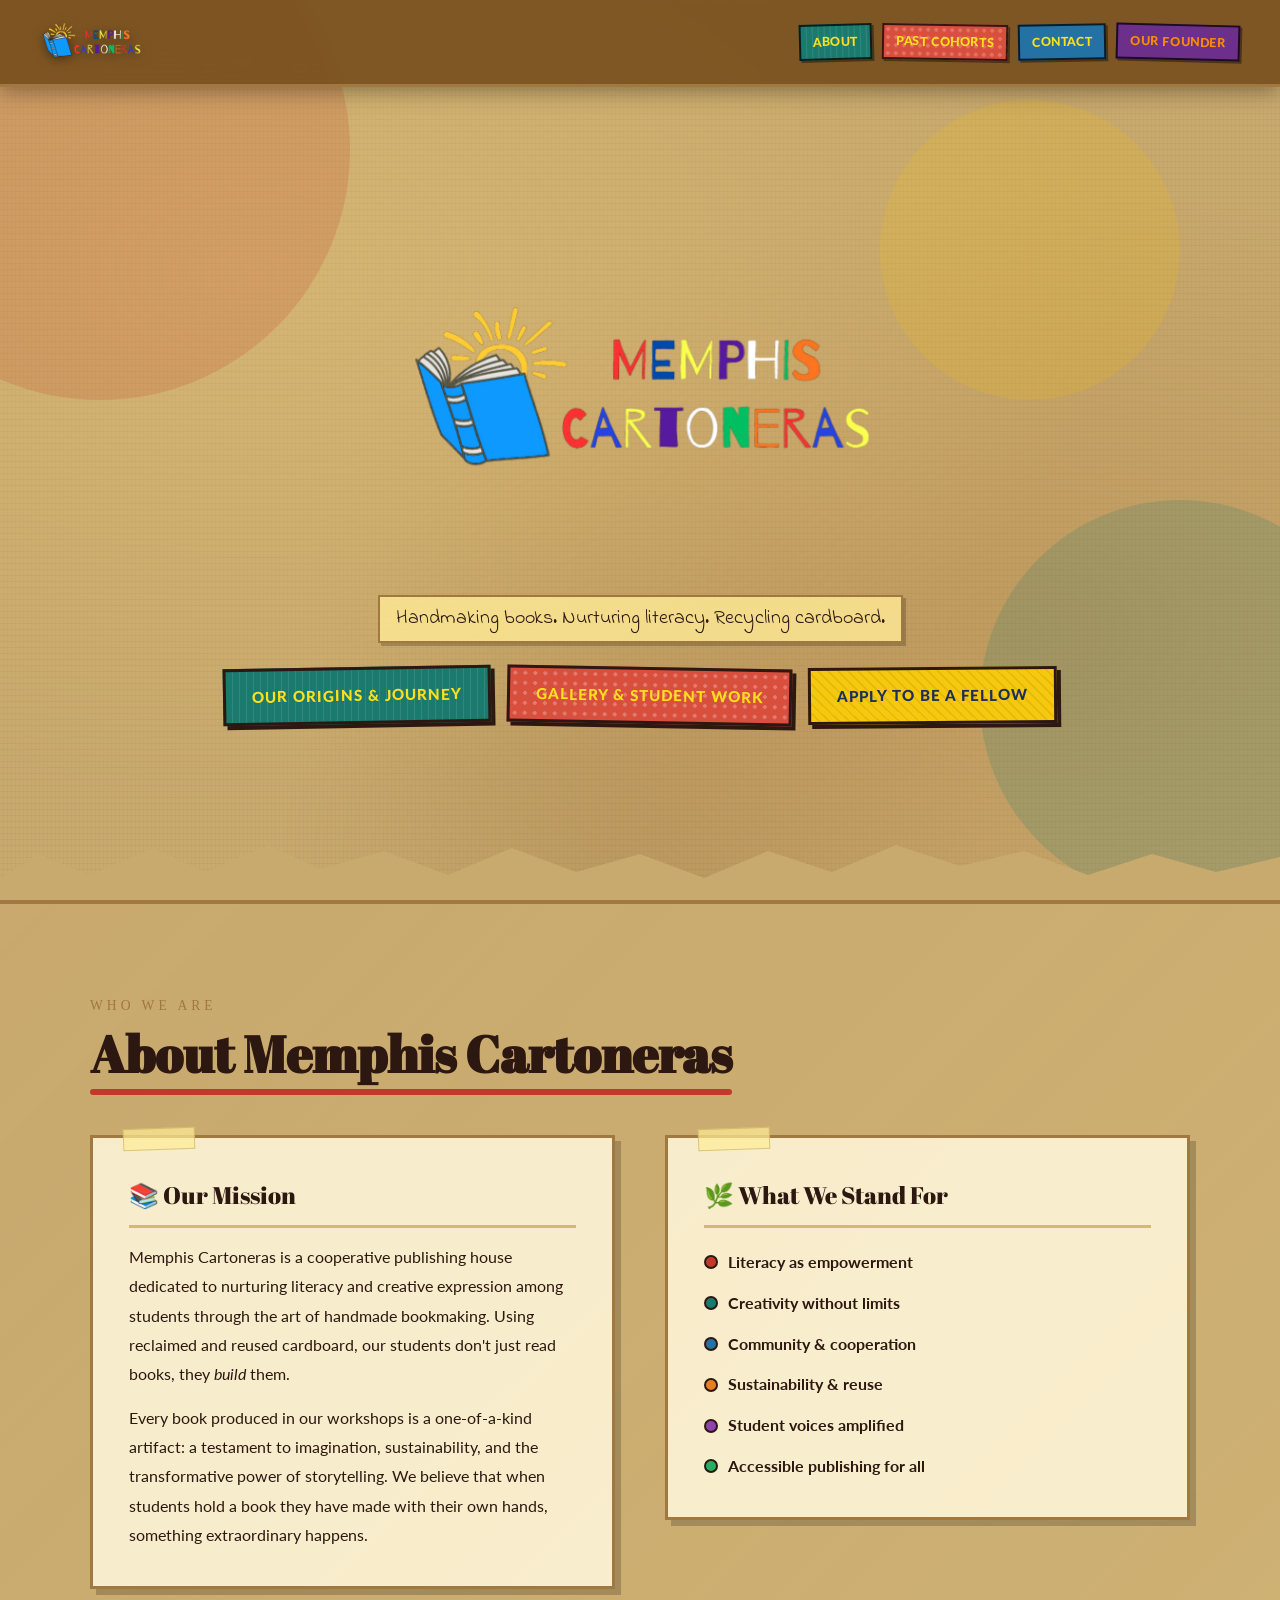
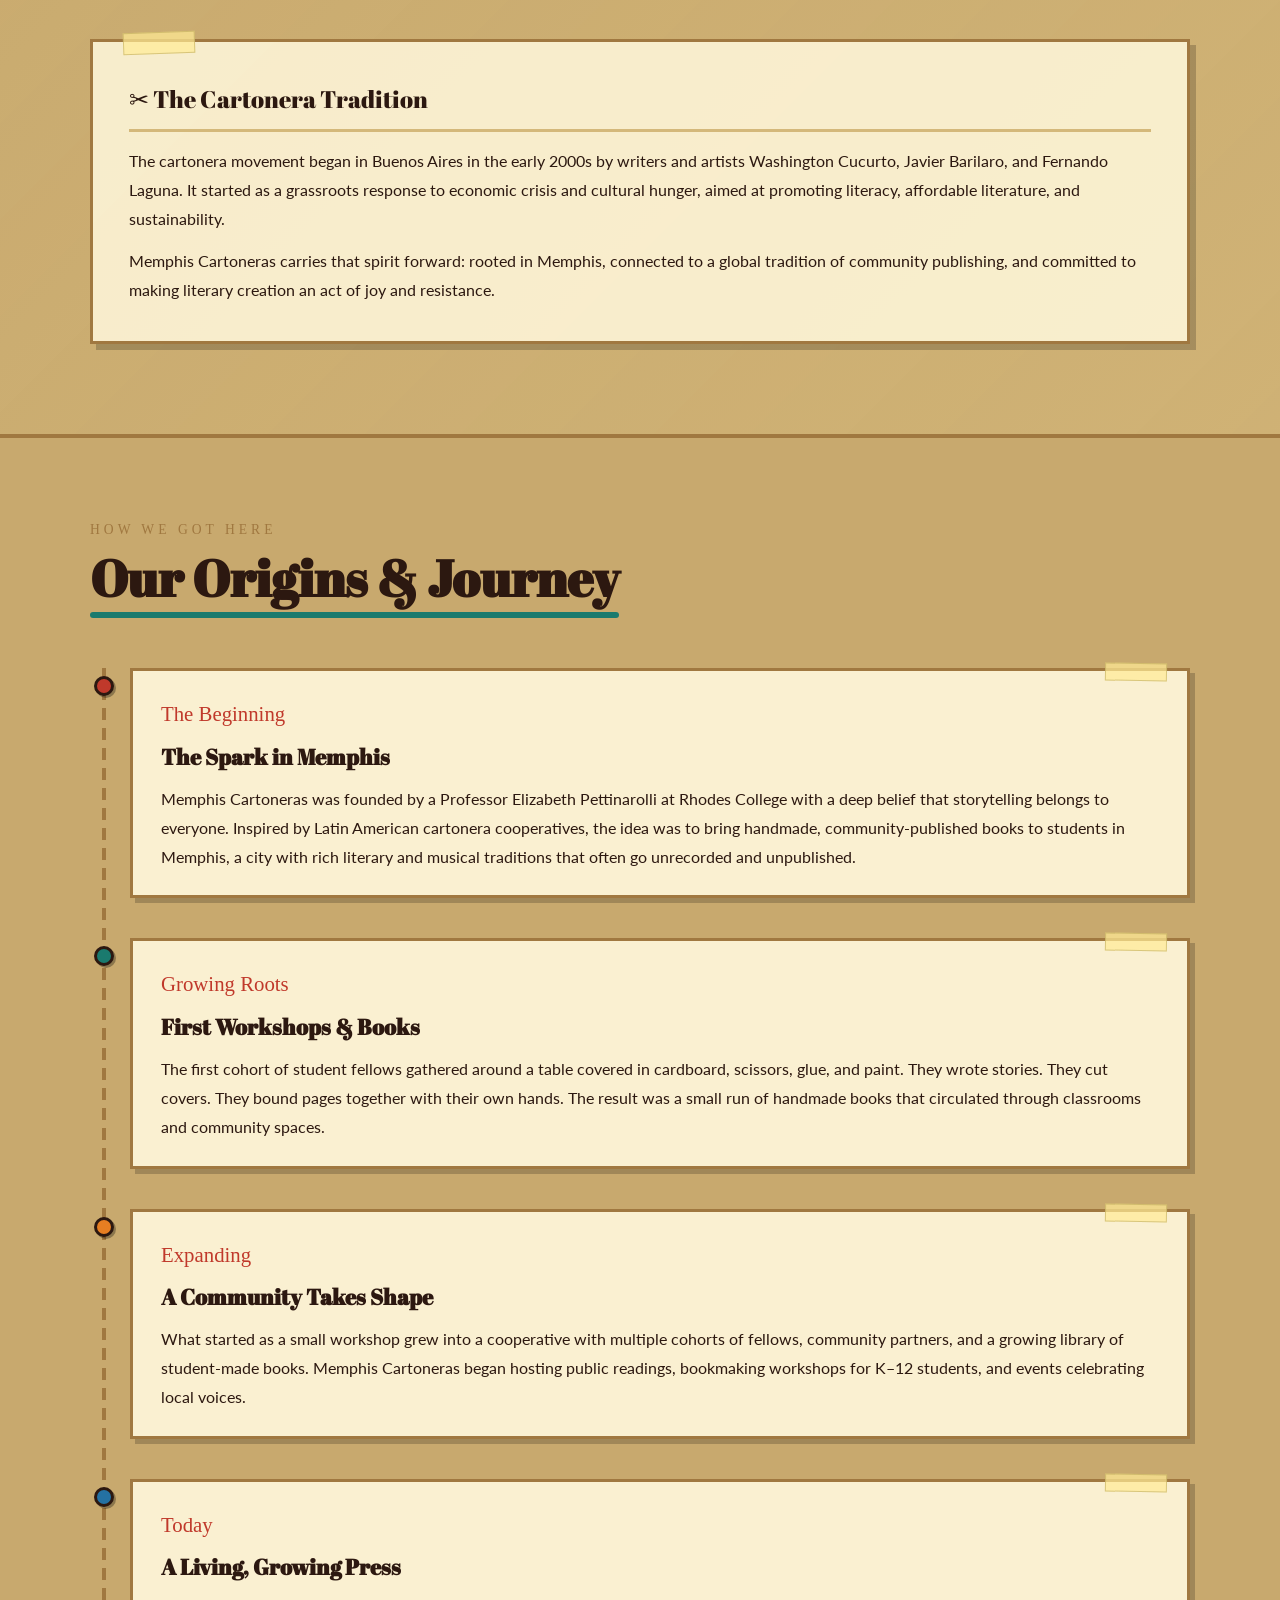
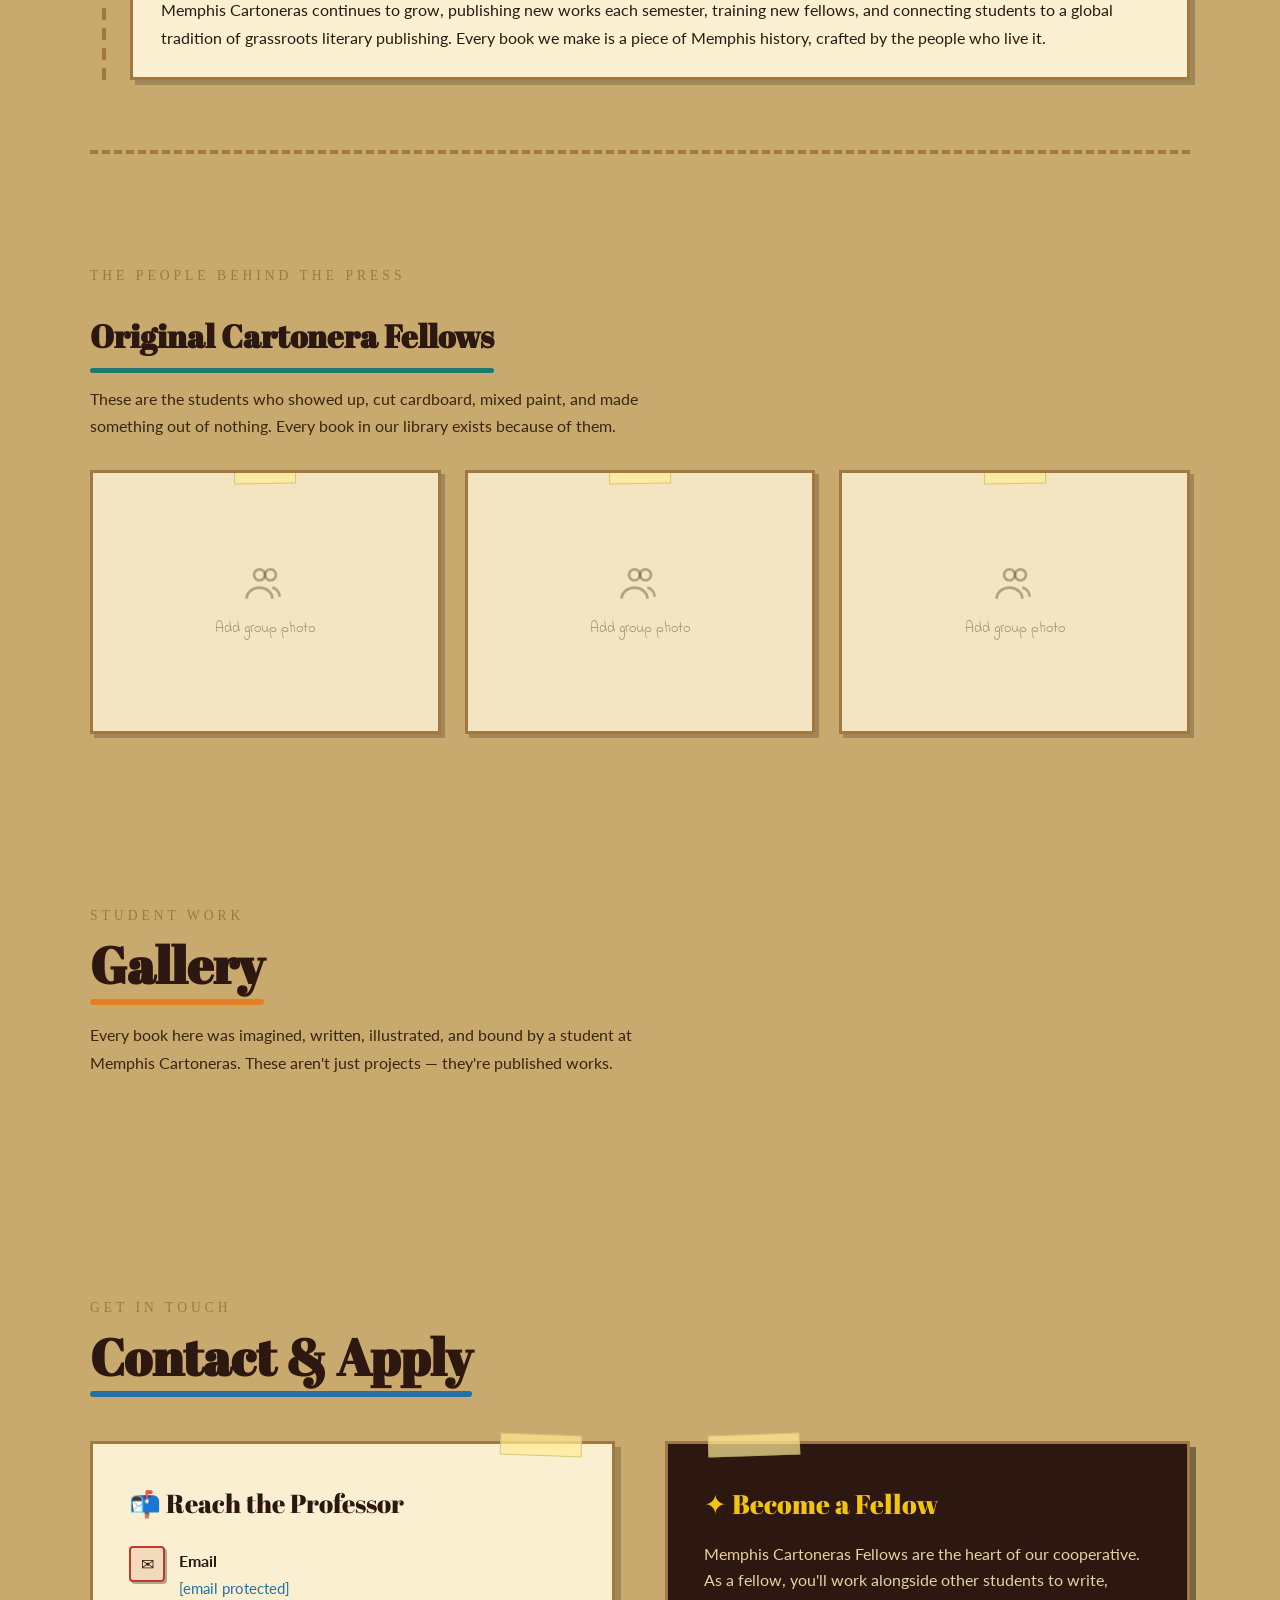
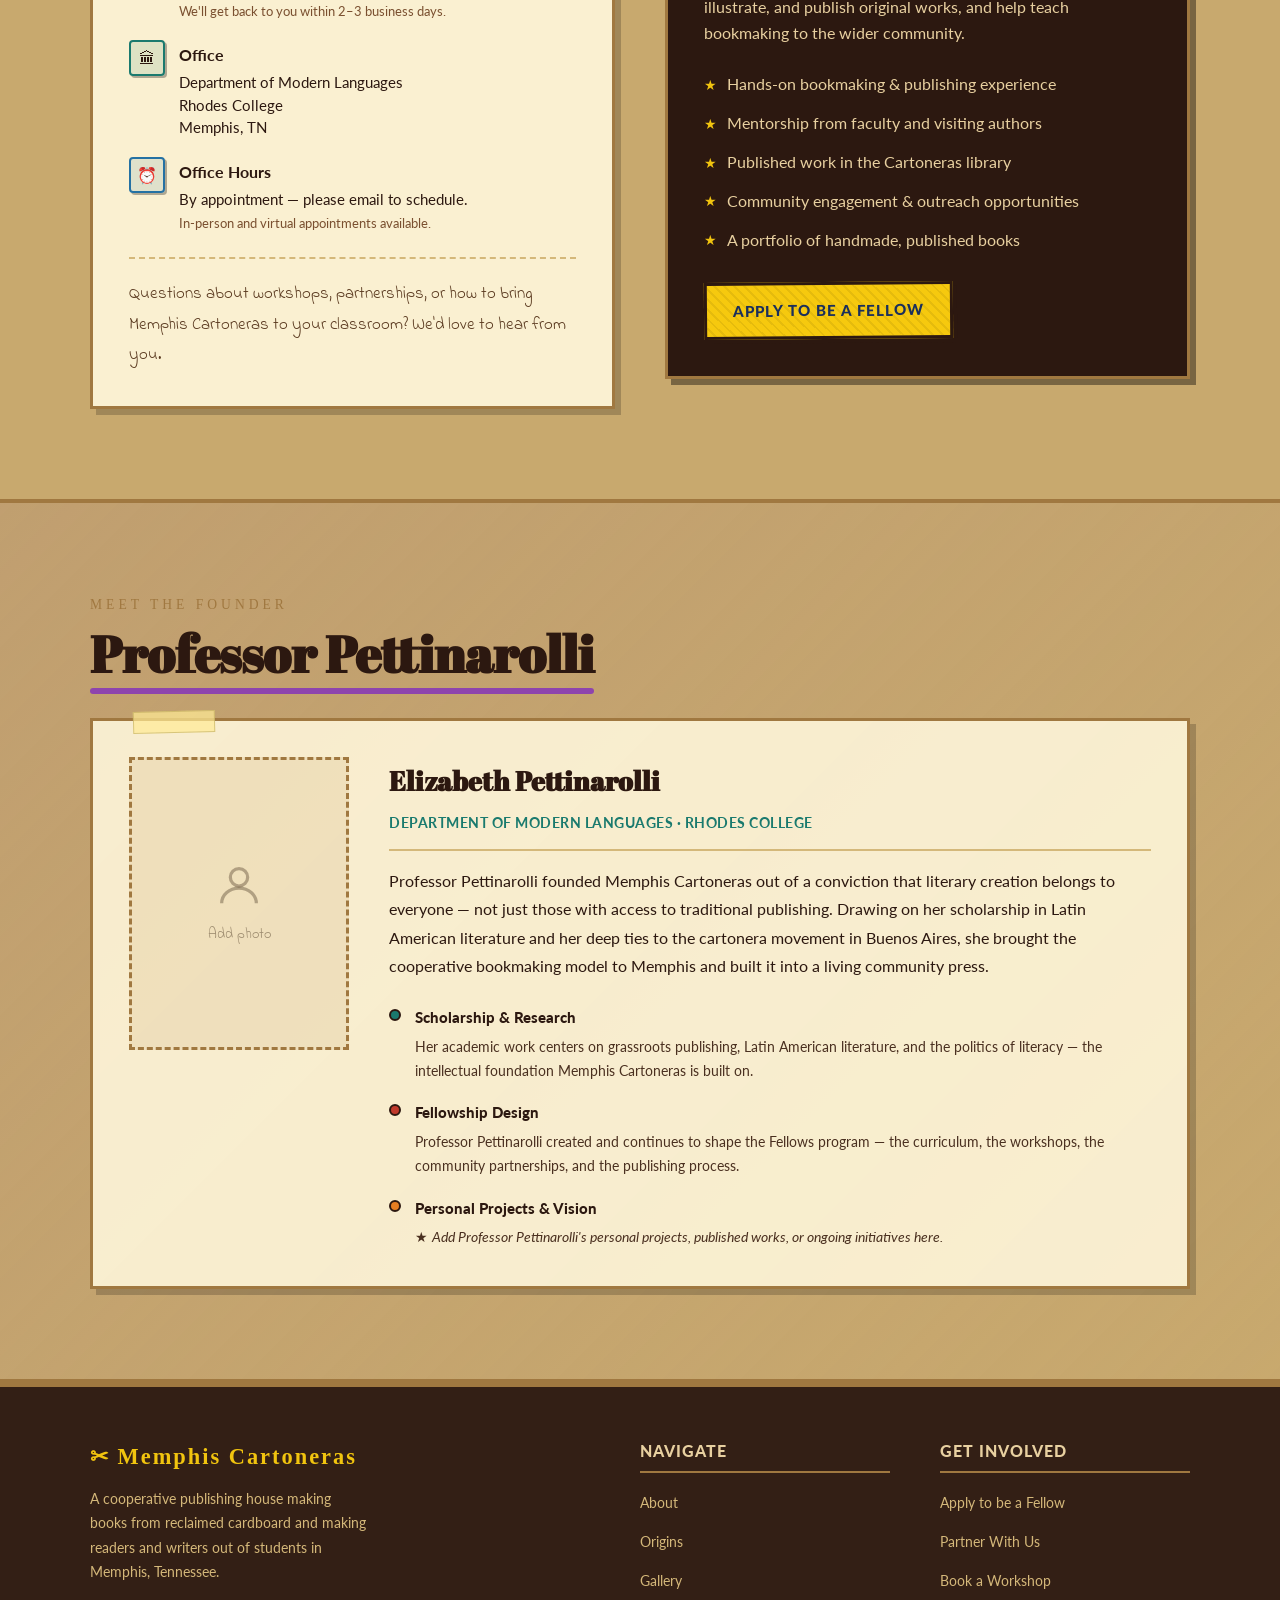
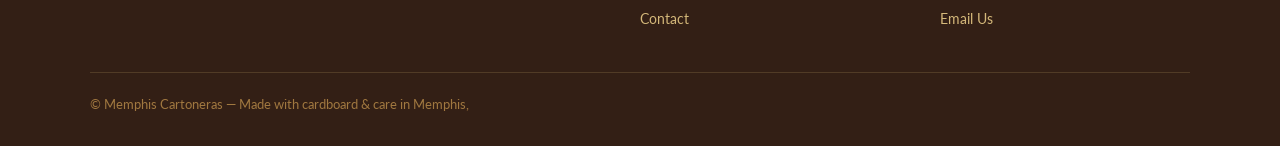
<file: index.html>
<!DOCTYPE html>
<!--
  ================================================================
  FILE: index.html
  PROJECT: Memphis Cartoneras Website
  ----------------------------------------------------------------
  CHANGES FROM PREVIOUS VERSION:
    ✓ Fonts fixed — Abril Fatface for headers (readable, no cursive),
      Lato for body text (clean, readable), Caveat only for accents
    ✓ Gallery rebuilt — data-driven JS array, add a book in 3 lines
    ✓ History section now has a Fellows Photo gallery
    ✓ Book 1 image reference corrected

  FILES THIS PAGE DEPENDS ON:
    css/styles.css   — all visual styling and layout
    js/main.js       — smooth-scroll + gallery renderer
    images/logo.png  — transparent Memphis Cartoneras logo
  ================================================================
-->
<html lang="en">
<head>
  <meta charset="UTF-8" />
  <meta name="viewport" content="width=device-width, initial-scale=1.0"/>
  <title>Memphis Cartoneras</title>

  <!--
    Google Fonts:
      Abril Fatface    → bold display headings (no cursive — pure block letterforms)
      Lato             → clean readable body text and nav
      Caveat           → handwritten accent only (taglines, tape labels)
      Permanent Marker → scrapbook accent labels
  -->
  <link
    href="https://fonts.googleapis.com/css2?family=Abril+Fatface&family=Lato:wght@400;700;900&family=Indie+Flower&family=Permanent+Marker&display=swap"
    rel="stylesheet"
  />

  <link rel="stylesheet" href="css/styles.css"/>
</head>
<body>


<!-- ================================================================
     NAVIGATION — single row
     About · Past Cohorts · Contact · Meet the Founder
     ================================================================ -->
<nav>
  <a class="nav-logo" href="#hero">
    <img
      src="images/logo-hero.png"
      alt="Memphis Cartoneras logo — colorful book with sun rays"
      class="nav-logo-img"
    />
  </a>
  <ul class="nav-links">
    <li><a href="#about">About</a></li>
    <li><a href="#past-cohorts">Past Cohorts</a></li>
    <li><a href="#contact">Contact</a></li>
    <li><a href="#founder">Our Founder</a></li>
  </ul>
</nav>


<!-- ================================================================
     HERO SECTION
     ================================================================ -->
<section id="hero">
  <div class="hero-bg-splash splash-1"></div>
  <div class="hero-bg-splash splash-2"></div>
  <div class="hero-bg-splash splash-3"></div>

  <div class="logo-container">
    <img
      src="images/logo-hero.png"
      alt="Memphis Cartoneras — colorful book logo with sun and rainbow lettering"
      class="hero-logo-img"
    />
  </div>

  <p class="hero-tagline">Handmaking books. Nurturing literacy. Recycling cardboard.</p>

  <div class="hero-buttons">
    <a href="#history" class="btn btn-story">Our Origins &amp; Journey</a>
    <a href="#gallery" class="btn btn-gallery">Gallery &amp; Student Work</a>
    <a href="#apply"   class="btn btn-apply">Apply to be a Fellow</a>
  </div>
</section>


<!-- ================================================================
     ABOUT SECTION
     ================================================================ -->
<section id="about">
  <div class="section-inner">
    <span class="section-label">Who We Are</span>
    <h2 class="section-title underline-red">About Memphis Cartoneras</h2>

    <div class="about-grid">

      <div class="about-card">
        <h3>📚 Our Mission</h3>
        <p>
          Memphis Cartoneras is a cooperative publishing house dedicated to nurturing
          literacy and creative expression among students through the art of
          handmade bookmaking. Using reclaimed and reused cardboard, our students
          don't just read books, they <em>build</em> them.
        </p>
        <p style="margin-top:14px;">
          Every book produced in our workshops is a one-of-a-kind artifact: a
          testament to imagination, sustainability, and the transformative power
          of storytelling. We believe that when students hold a book they have
          made with their own hands, something extraordinary happens.
        </p>
      </div>

      <div class="about-card">
        <h3>🌿 What We Stand For</h3>
        <div class="about-values">
          <div class="value-chip">
            <div class="value-dot" style="background:var(--red);"></div>
            Literacy as empowerment
          </div>
          <div class="value-chip">
            <div class="value-dot" style="background:var(--teal);"></div>
            Creativity without limits
          </div>
          <div class="value-chip">
            <div class="value-dot" style="background:var(--blue);"></div>
            Community &amp; cooperation
          </div>
          <div class="value-chip">
            <div class="value-dot" style="background:var(--orange);"></div>
            Sustainability &amp; reuse
          </div>
          <div class="value-chip">
            <div class="value-dot" style="background:var(--purple);"></div>
            Student voices amplified
          </div>
          <div class="value-chip">
            <div class="value-dot" style="background:var(--green);"></div>
            Accessible publishing for all
          </div>
        </div>
      </div>

      <div class="about-card" style="grid-column: 1 / -1;">
        <h3>✂ The Cartonera Tradition</h3>
        <p>
          The cartonera movement began in Buenos Aires in the early 2000s by
          writers and artists Washington Cucurto, Javier Barilaro, and Fernando Laguna.
          It started as a grassroots response to economic crisis and cultural hunger,
          aimed at promoting literacy, affordable literature, and sustainability.
        </p>
        <p style="margin-top:12px;">
          Memphis Cartoneras carries that spirit forward: rooted in Memphis,
          connected to a global tradition of community publishing, and committed
          to making literary creation an act of joy and resistance.
        </p>
      </div>

    </div>
  </div>
</section>


<!-- ================================================================
     HISTORY / ORIGINS SECTION
     Now includes a Fellows Photo Gallery subsection.
     ================================================================ -->
<section id="history">
  <div class="section-inner">

    <span class="section-label">How We Got Here</span>
    <h2 class="section-title underline-teal">Our Origins &amp; Journey</h2>

    <div class="timeline">

      <div class="timeline-item">
        <div class="timeline-dot" style="background:var(--red);"></div>
        <div class="timeline-card">
          <div class="timeline-year">The Beginning</div>
          <h3>The Spark in Memphis</h3>
          <p>
            Memphis Cartoneras was founded by a Professor Elizabeth Pettinarolli at Rhodes College with
            a deep belief that storytelling belongs to everyone. Inspired by Latin
            American cartonera cooperatives, the idea was to bring handmade,
            community-published books to students in Memphis, a city with rich
            literary and musical traditions that often go unrecorded and unpublished.
          </p>
        </div>
      </div>

      <div class="timeline-item">
        <div class="timeline-dot" style="background:var(--teal);"></div>
        <div class="timeline-card">
          <div class="timeline-year">Growing Roots</div>
          <h3>First Workshops &amp; Books</h3>
          <p>
            The first cohort of student fellows gathered around a table covered
            in cardboard, scissors, glue, and paint. They wrote stories. They
            cut covers. They bound pages together with their own hands. The
            result was a small run of handmade books that circulated through
            classrooms and community spaces.
          </p>
        </div>
      </div>

      <div class="timeline-item">
        <div class="timeline-dot" style="background:var(--orange);"></div>
        <div class="timeline-card">
          <div class="timeline-year">Expanding</div>
          <h3>A Community Takes Shape</h3>
          <p>
            What started as a small workshop grew into a cooperative with
            multiple cohorts of fellows, community partners, and a growing
            library of student-made books. Memphis Cartoneras began hosting
            public readings, bookmaking workshops for K–12 students, and
            events celebrating local voices.
          </p>
        </div>
      </div>

      <div class="timeline-item">
        <div class="timeline-dot" style="background:var(--blue);"></div>
        <div class="timeline-card">
          <div class="timeline-year">Today</div>
          <h3>A Living, Growing Press</h3>
          <p>
            Memphis Cartoneras continues to grow, publishing new works each
            semester, training new fellows, and connecting students to a global
            tradition of grassroots literary publishing. Every book we make is
            a piece of Memphis history, crafted by the people who live it.
          </p>
        </div>
      </div>

    </div><!-- end .timeline -->

    <!-- ============================================================
         FELLOWS GROUP PHOTOS
         3 group photos — no individual names, just the cohort together.
         ============================================================
         HOW TO ADD A GROUP PHOTO:
           Replace the .group-photo-placeholder div with:
           <img src="images/fellows/group-cohort-1.jpg"
                alt="Cartonera Fellows cohort"
                class="group-photo-img">
         ============================================================ -->
    <div class="fellows-section" id="past-cohorts">
      <span class="section-label" style="margin-top: 60px; display:block;">The People Behind the Press</span>
      <h3 class="fellows-heading">Original Cartonera Fellows</h3>
      <p class="fellows-intro">
        These are the students who showed up, cut cardboard, mixed paint, and made something
        out of nothing. Every book in our library exists because of them.
      </p>

      <div class="group-photos-grid">

        <!-- GROUP PHOTO 1 -->
        <div class="group-photo-card">
          <!-- Replace this div with <img src="images/fellows/group-1.jpg" alt="Fellows cohort" class="group-photo-img"> -->
          <div class="group-photo-placeholder">
            <svg width="44" height="44" fill="none" stroke="rgba(60,40,20,0.35)" stroke-width="1.5" viewBox="0 0 24 24">
              <circle cx="9" cy="7" r="3"/><circle cx="15" cy="7" r="3"/>
              <path d="M2 20c0-3.3 3.1-6 7-6s7 2.7 7 6"/><path d="M16 14c2.2.5 4 2.4 4 5"/>
            </svg>
            <span>Add group photo</span>
          </div>
        </div>

        <!-- GROUP PHOTO 2 -->
        <div class="group-photo-card">
          <div class="group-photo-placeholder">
            <svg width="44" height="44" fill="none" stroke="rgba(60,40,20,0.35)" stroke-width="1.5" viewBox="0 0 24 24">
              <circle cx="9" cy="7" r="3"/><circle cx="15" cy="7" r="3"/>
              <path d="M2 20c0-3.3 3.1-6 7-6s7 2.7 7 6"/><path d="M16 14c2.2.5 4 2.4 4 5"/>
            </svg>
            <span>Add group photo</span>
          </div>
        </div>

        <!-- GROUP PHOTO 3 -->
        <div class="group-photo-card">
          <div class="group-photo-placeholder">
            <svg width="44" height="44" fill="none" stroke="rgba(60,40,20,0.35)" stroke-width="1.5" viewBox="0 0 24 24">
              <circle cx="9" cy="7" r="3"/><circle cx="15" cy="7" r="3"/>
              <path d="M2 20c0-3.3 3.1-6 7-6s7 2.7 7 6"/><path d="M16 14c2.2.5 4 2.4 4 5"/>
            </svg>
            <span>Add group photo</span>
          </div>
        </div>

      </div><!-- end .group-photos-grid -->
    </div><!-- end .fellows-section -->

  </div>
</section>


<!-- ================================================================
     GALLERY SECTION
     ================================================================
     HOW TO ADD A NEW BOOK — edit js/main.js ONLY.
     Find the BOOKS array near the top of that file and add one
     object. You do NOT need to touch this HTML at all.

     Example entry to add:
       {
         img:    "images/gallery/your-book-filename.jpg",
         title:  "Book Title Here",
         student:"Student Name",
         date:   "Spring 2025"
       },

     The page will automatically render a card for every entry.
     ================================================================ -->
<section id="gallery">
  <div class="section-inner">

    <span class="section-label">Student Work</span>
    <h2 class="section-title underline-orange">Gallery</h2>

    <p class="gallery-intro">
      Every book here was imagined, written, illustrated, and bound by a student
      at Memphis Cartoneras. These aren't just projects — they're published works.
    </p>

    <!-- Cards are injected here by js/main.js -->
    <div class="gallery-grid" id="gallery-grid"></div>

  </div>
</section>


<!-- ================================================================
     CONTACT & APPLY SECTION
     ================================================================ -->
<section id="contact">
  <div class="section-inner">

    <span class="section-label">Get In Touch</span>
    <h2 class="section-title underline-blue">Contact &amp; Apply</h2>

    <div class="contact-grid">

      <div class="contact-info-card">
        <h3>📬 Reach the Professor</h3>

        <div class="contact-detail">
          <div class="contact-icon" style="background:rgba(192,57,43,0.12); border-color:var(--red);">✉</div>
          <div>
            <strong>Email</strong>
            <p>
              <a href="epettinarolli@rhodes.edu" style="color:var(--blue); text-decoration:none;">
                <span class="__cf_email__" data-cfemail="7f2f1a0b0b16111e0d1013163a3f0d17101b1a0c511a1b0a">[email&#160;protected]</span>
              </a><br>
              <span style="font-size:0.82rem; color:#7a5030;">We'll get back to you within 2–3 business days.</span>
            </p>
          </div>
        </div>

        <div class="contact-detail">
          <div class="contact-icon" style="background:rgba(26,122,110,0.12); border-color:var(--teal);">🏛</div>
          <div>
            <strong>Office</strong>
            <p>Department of Modern Languages<br>Rhodes College<br>Memphis, TN</p>
          </div>
        </div>

        <div class="contact-detail">
          <div class="contact-icon" style="background:rgba(36,113,163,0.12); border-color:var(--blue);">⏰</div>
          <div>
            <strong>Office Hours</strong>
            <p>By appointment — please email to schedule.<br>
            <span style="font-size:0.82rem; color:#7a5030;">In-person and virtual appointments available.</span></p>
          </div>
        </div>

        <div style="margin-top:24px; padding-top:20px; border-top:2px dashed var(--cardboard-mid);">
          <p class="accent-font" style="font-size:1.05rem; color:#5a3a20;">
            Questions about workshops, partnerships, or how to bring Memphis Cartoneras
            to your classroom? We'd love to hear from you.
          </p>
        </div>
      </div>

      <div class="fellow-card" id="apply">
        <h3>✦ Become a Fellow</h3>
        <p>
          Memphis Cartoneras Fellows are the heart of our cooperative. As a fellow,
          you'll work alongside other students to write, illustrate, and publish
          original works, and help teach bookmaking to the wider community.
        </p>
        <ul class="fellow-perks">
          <li>Hands-on bookmaking &amp; publishing experience</li>
          <li>Mentorship from faculty and visiting authors</li>
          <li>Published work in the Cartoneras library</li>
          <li>Community engagement &amp; outreach opportunities</li>
          <li>A portfolio of handmade, published books</li>
        </ul>
        <a
          href="https://docs.google.com/forms/d/e/1FAIpQLSfpe49n6ZGiC7H_6OawXZYnUmEd2d7A0L6Kb_6L87bALxhISQ/viewform?usp=header"
          target="_blank"
          class="btn btn-apply"
          style="display:inline-block;"
        >
          Apply to Be a Fellow
        </a>
      </div>

    </div>
  </div>
</section>


<!-- ================================================================
     MEET THE FOUNDER SECTION  (#founder)
     ================================================================ -->
<section id="founder">
  <div class="section-inner">

    <span class="section-label">Meet the Founder</span>
    <h2 class="section-title underline-purple">Professor Pettinarolli</h2>

    <div class="professor-card">

      <!-- Left: photo -->
      <div class="professor-photo-col">
        <!-- Replace placeholder with:
             <img src="images/professor-pettinarolli.jpg"
                  alt="Professor Pettinarolli"
                  class="professor-photo-img">
        -->
        <div class="professor-photo-placeholder">
          <svg width="52" height="52" fill="none" stroke="rgba(60,40,20,0.35)" stroke-width="1.5" viewBox="0 0 24 24">
            <circle cx="12" cy="8" r="4"/><path d="M4 20c0-4 3.6-7 8-7s8 3 8 7"/>
          </svg>
          <span>Add photo</span>
        </div>
      </div>

      <!-- Right: bio + contributions -->
      <div class="professor-bio-col">
        <h4 class="professor-name">Elizabeth Pettinarolli</h4>
        <p class="professor-title">Department of Modern Languages · Rhodes College</p>

        <p class="professor-bio">
          Professor Pettinarolli founded Memphis Cartoneras out of a conviction that
          literary creation belongs to everyone — not just those with access to
          traditional publishing. Drawing on her scholarship in Latin American literature
          and her deep ties to the cartonera movement in Buenos Aires, she brought
          the cooperative bookmaking model to Memphis and built it into a living
          community press.
        </p>

        <div class="professor-contributions">
          <div class="professor-contrib-item">
            <div class="contrib-dot" style="background:var(--teal);"></div>
            <div>
              <strong>Scholarship &amp; Research</strong>
              <p>Her academic work centers on grassroots publishing, Latin American literature,
              and the politics of literacy — the intellectual foundation Memphis Cartoneras is built on.</p>
            </div>
          </div>
          <div class="professor-contrib-item">
            <div class="contrib-dot" style="background:var(--red);"></div>
            <div>
              <strong>Fellowship Design</strong>
              <p>Professor Pettinarolli created and continues to shape the Fellows program —
              the curriculum, the workshops, the community partnerships, and the publishing process.</p>
            </div>
          </div>
          <div class="professor-contrib-item">
            <div class="contrib-dot" style="background:var(--orange);"></div>
            <div>
              <strong>Personal Projects &amp; Vision</strong>
              <p>
                ★ <em>Add Professor Pettinarolli's personal projects, published works,
                or ongoing initiatives here.</em>
              </p>
            </div>
          </div>
        </div>
      </div>

    </div><!-- end .professor-card -->
  </div>
</section>


<!-- ================================================================
     FOOTER
     ================================================================ -->
<footer>
  <div class="footer-inner">

    <div class="footer-brand">
      <h3>✂ Memphis Cartoneras</h3>
      <p>A cooperative publishing house making books from reclaimed cardboard and making readers and writers out of students in Memphis, Tennessee.</p>
    </div>

    <div class="footer-links">
      <h4>Navigate</h4>
      <ul>
        <li><a href="#about">About</a></li>
        <li><a href="#history">Origins</a></li>
        <li><a href="#gallery">Gallery</a></li>
        <li><a href="#contact">Contact</a></li>
      </ul>
    </div>

    <div class="footer-links">
      <h4>Get Involved</h4>
      <ul>
        <li><a href="#contact">Apply to be a Fellow</a></li>
        <li><a href="#contact">Partner With Us</a></li>
        <li><a href="#contact">Book a Workshop</a></li>
        <li><a href="/cdn-cgi/l/email-protection#4a1a2f3e3e23242b382526230f0a3822252e2f39642f2e3f">Email Us</a></li>
      </ul>
    </div>

  </div>

  <div class="footer-bottom">
    <span>© Memphis Cartoneras — Made with cardboard &amp; care in Memphis,
</file>
<file: css/styles.css>
/* ================================================================
   FILE: css/styles.css
   PROJECT: Memphis Cartoneras Website
   ----------------------------------------------------------------
   FONT CHANGES:
     'Abril Fatface' → section headings (large, bold block letters — NOT cursive)
     'Lato'          → all body text, nav, buttons (clean, readable sans-serif)
     'Caveat'        → accent-only: tagline, tape labels, captions
     'Permanent Marker' → scrapbook section labels

   ADDED:
     Fellows photo grid styles (Section 8b)
   ================================================================ */


/* ────────────────────────────────────────────────────────────────
   1. CSS VARIABLES & RESET
   ──────────────────────────────────────────────────────────────── */
:root {
  --cardboard:       #c8a96e;
  --cardboard-dark:  #a07840;
  --cardboard-light: #e8d0a0;
  --cardboard-mid:   #d4b87a;

  --red:    #c0392b;
  --yellow: #f1c40f;
  --teal:   #1a7a6e;
  --blue:   #2471a3;
  --orange: #e67e22;
  --green:  #27ae60;
  --purple: #8e44ad;

  --ink: #2c1810;
  --tape: rgba(255, 235, 150, 0.7);
}

* {
  margin: 0;
  padding: 0;
  box-sizing: border-box;
}

html {
  scroll-behavior: smooth;
}


/* ────────────────────────────────────────────────────────────────
   2. BODY & CARDBOARD TEXTURE
   Body font is now Lato — a clean, readable sans-serif.
   Caveat is reserved for accent elements only (.accent-font class).
   ──────────────────────────────────────────────────────────────── */
body {
  font-family: 'Lato', sans-serif;   /* ← CHANGED: readable body font */
  font-size: 17px;
  font-weight: 400;
  line-height: 1.8;
  background-color: var(--cardboard);
  color: var(--ink);
  overflow-x: hidden;
}

/* Grain overlay */
body::before {
  content: '';
  position: fixed;
  inset: 0;
  background-image:
    repeating-linear-gradient(
      90deg,
      transparent, transparent 3px,
      rgba(160,120,64,0.08) 3px, rgba(160,120,64,0.08) 4px
    ),
    repeating-linear-gradient(
      180deg,
      transparent, transparent 5px,
      rgba(100,70,30,0.06) 5px, rgba(100,70,30,0.06) 6px
    ),
    repeating-linear-gradient(
      45deg,
      transparent, transparent 8px,
      rgba(200,169,110,0.04) 8px, rgba(200,169,110,0.04) 9px
    );
  pointer-events: none;
  z-index: 0;
}

/* Vignette overlay */
body::after {
  content: '';
  position: fixed;
  inset: 0;
  background:
    radial-gradient(ellipse at 20% 30%,  rgba(255,220,130,0.25) 0%, transparent 60%),
    radial-gradient(ellipse at 80% 70%,  rgba(160,100,40,0.2)   0%, transparent 50%),
    radial-gradient(ellipse at 50% 100%, rgba(120,80,30,0.15)   0%, transparent 40%);
  pointer-events: none;
  z-index: 0;
}

/* Utility class for accent/handwritten elements only */
.accent-font {
  font-family: 'Indie Flower', cursive;
}


/* ────────────────────────────────────────────────────────────────
   3. NAVIGATION — single row
   Logo left · About · Past Cohorts · Meet the Founder · Contact
   ──────────────────────────────────────────────────────────────── */
nav {
  position: fixed;
  top: 0; left: 0; right: 0;
  z-index: 100;
  display: flex;
  align-items: center;
  justify-content: space-between;
  padding: 8px 40px;
  background: rgba(120,80,30,0.92);
  border-bottom: 3px solid var(--cardboard-dark);
  box-shadow: 0 4px 20px rgba(0,0,0,0.35);
  backdrop-filter: blur(4px);
}

.nav-logo {
  text-decoration: none;
  display: flex;
  align-items: center;
  flex-shrink: 0;
}

.nav-logo-img {
  height: 68px;
  width: auto;
  max-width: 160px;
  object-fit: contain;
  border-radius: 0;
  display: block;
  filter: drop-shadow(0 2px 6px rgba(0,0,0,0.5));
  transition: transform 0.2s;
}

.nav-logo:hover .nav-logo-img {
  transform: rotate(-5deg) scale(1.08);
}

.nav-links {
  display: flex;
  gap: 10px;
  list-style: none;
  align-items: center;
  flex-wrap: wrap;
}

.nav-links a {
  font-family: 'Lato', sans-serif;
  font-size: 0.78rem;
  font-weight: 900;
  text-decoration: none;
  letter-spacing: 0.6px;
  text-transform: uppercase;
  padding: 5px 12px;
  border: 2px solid rgba(0,0,0,0.75);
  box-shadow: 2px 2px 0 rgba(0,0,0,0.4);
  display: inline-block;
  transition: transform 0.15s, box-shadow 0.15s;
  white-space: nowrap;
}

.nav-links a:hover {
  transform: translate(-1px,-1px) rotate(-1deg);
  box-shadow: 3px 3px 0 rgba(0,0,0,0.5);
}

/* About — teal */
.nav-links li:nth-child(1) a {
  background-color: #1a7a6e; color: #FFE01A;
  background-image: repeating-linear-gradient(90deg,transparent,transparent 5px,rgba(255,255,255,0.1) 5px,rgba(255,255,255,0.1) 6px);
  transform: rotate(-1.5deg);
}
/* Past Cohorts — red */
.nav-links li:nth-child(2) a {
  background-color: #d94f3d; color: #FFE01A;
  background-image: radial-gradient(circle,rgba(255,255,255,0.2) 2px,transparent 2px);
  background-size: 8px 8px;
  transform: rotate(1deg);
}
/* Contact — blue */
.nav-links li:nth-child(3) a {
  background-color: #2471a3; color: #FFE01A;
  transform: rotate(-1deg);
}
/* Meet the Founder — purple */
.nav-links li:nth-child(4) a {
  background-color: #6c2f8a; color: #FF8C00;
  transform: rotate(1.5deg);
}


/* ────────────────────────────────────────────────────────────────
   4. HERO SECTION
   ──────────────────────────────────────────────────────────────── */
#hero {
  min-height: 100vh;
  display: flex;
  flex-direction: column;
  align-items: center;
  justify-content: center;
  position: relative;
  z-index: 1;
  padding: 100px 40px 40px;    /* top padding clears the fixed single-row nav */
  text-align: center;
  overflow: hidden;
}

#hero::before {
  content: '';
  position: absolute;
  bottom: -2px; left: 0; right: 0;
  height: 60px;
  background: var(--cardboard);
  clip-path: polygon(
    0 60%,3% 20%,7% 55%,12% 10%,16% 50%,21% 5%,25% 45%,
    30% 15%,35% 55%,40% 10%,45% 50%,50% 20%,55% 60%,60% 15%,
    65% 50%,70% 5%,75% 40%,80% 15%,85% 55%,90% 20%,95% 50%,
    100% 25%,100% 100%,0 100%
  );
  z-index: 2;
}

.hero-bg-splash {
  position: absolute;
  border-radius: 50%;
  opacity: 0.18;
  z-index: 0;
}
.splash-1 { width:500px; height:500px; background:var(--red);    top:-100px;  left:-150px; }
.splash-2 { width:400px; height:400px; background:var(--teal);   bottom:0;    right:-100px; }
.splash-3 { width:300px; height:300px; background:var(--yellow); top:100px;   right:100px; }

.logo-container {
  position: relative;
  z-index: 2;
  margin-bottom: 16px;        /* tighter gap below logo */
  animation: floatIn 1s ease both;
}

.hero-logo-img {
  max-width: 560px;           /* slightly smaller logo */
  width: 85%;
  position: relative;
  z-index: 2;
  animation: floatIn 1s ease both;
}

/* Tagline strip — smaller, less imposing */
.hero-tagline {
  font-family: 'Indie Flower', cursive;
  font-size: 1.25rem;         /* smaller than before */
  font-weight: 400;
  color: var(--ink);
  margin-top: 16px;           /* tighter gap */
  position: relative;
  z-index: 2;
  background: rgba(255,235,150,0.8);
  display: inline-block;
  padding: 4px 16px;          /* slimmer padding */
  border: 2px solid var(--cardboard-dark);
  transform: rotate(-1deg);
  box-shadow: 3px 3px 0 rgba(0,0,0,0.2);
  animation: floatIn 1s 0.3s ease both;
}

.hero-buttons {
  display: flex;
  gap: 16px;
  margin-top: 24px;           /* tighter gap above buttons */
  flex-wrap: wrap;
  justify-content: center;
  z-index: 2;
  position: relative;
  animation: floatIn 1s 0.5s ease both;
}


/* ────────────────────────────────────────────────────────────────
   5. BUTTONS — Lato font, readable uppercase
   ──────────────────────────────────────────────────────────────── */
.btn {
  font-family: 'Lato', sans-serif;   /* ← CHANGED: readable button font */
  font-size: 0.95rem;
  font-weight: 900;
  text-transform: uppercase;
  letter-spacing: 1px;
  padding: 12px 26px;
  border: 3px solid var(--ink);
  cursor: pointer;
  text-decoration: none;
  display: inline-block;
  box-shadow: 4px 4px 0 var(--ink);
  transition: transform 0.15s, box-shadow 0.15s;
}

.btn:hover {
  transform: translate(-2px, -2px);
  box-shadow: 6px 6px 0 var(--ink);
}

.btn-story {
  background-color: #1a7a6e;
  color: #FFE01A;
  background-image: repeating-linear-gradient(
    90deg, transparent, transparent 6px,
    rgba(255,255,255,0.1) 6px, rgba(255,255,255,0.1) 7px
  );
  transform: rotate(-1deg);
}

.btn-gallery {
  background-color: #d94f3d;
  color: #FFE01A;
  background-image: radial-gradient(circle, rgba(255,255,255,0.25) 2px, transparent 2px);
  background-size: 10px 10px;
  transform: rotate(1deg);
}

.btn-apply {
  background-color: #f6c90e;
  color: #1a2f5c;
  background-image: repeating-linear-gradient(
    45deg, transparent, transparent 5px,
    rgba(0,0,0,0.07) 5px, rgba(0,0,0,0.07) 7px
  );
  transform: rotate(-0.5deg);
  font-weight: 900;
}

.tape {
  position: absolute;
  background: var(--tape);
  border: 1px solid rgba(180,160,80,0.5);
  z-index: 3;
  transform-origin: center;
}


/* ────────────────────────────────────────────────────────────────
   6. SHARED SECTION STYLES
   ──────────────────────────────────────────────────────────────── */
section {
  position: relative;
  z-index: 1;
  padding: 90px 40px;
}

.section-inner {
  max-width: 1100px;
  margin: 0 auto;
}

/* Section label — Permanent Marker (intentional scrapbook accent) */
.section-label {
  font-family: 'Permanent Marker', cursive;
  font-size: 0.85rem;
  letter-spacing: 4px;
  text-transform: uppercase;
  color: var(--cardboard-dark);
  margin-bottom: 8px;
  display: block;
}

/* Section heading — Abril Fatface: bold, solid block letters, NOT cursive */
.section-title {
  font-family: 'Abril Fatface', serif;
  font-size: 3.2rem;
  line-height: 1.1;
  color: var(--ink);
  position: relative;
  display: inline-block;
}

.section-title::after {
  content: '';
  display: block;
  height: 6px;
  border-radius: 3px;
  margin-top: 6px;
}

.underline-red::after    { background: var(--red); }
.underline-teal::after   { background: var(--teal); }
.underline-blue::after   { background: var(--blue); }
.underline-orange::after { background: var(--orange); }
.underline-purple::after { background: var(--purple); }
.underline-yellow::after { background: var(--yellow); border: 1px solid var(--cardboard-dark); }


/* ────────────────────────────────────────────────────────────────
   7. ABOUT SECTION
   ──────────────────────────────────────────────────────────────── */
#about {
  background: linear-gradient(135deg, rgba(200,169,110,0.5) 0%, rgba(212,184,122,0.6) 100%);
  border-top: 4px solid var(--cardboard-dark);
  border-bottom: 4px solid var(--cardboard-dark);
}

.about-grid {
  display: grid;
  grid-template-columns: 1fr 1fr;
  gap: 50px;
  margin-top: 40px;
  align-items: start;
}

.about-card {
  background: rgba(255,248,220,0.85);
  border: 3px solid var(--cardboard-dark);
  padding: 36px;
  box-shadow: 6px 6px 0 rgba(0,0,0,0.2);
  position: relative;
}

.about-card::before {
  content: '';
  position: absolute;
  top: -10px; left: 30px;
  width: 70px; height: 20px;
  background: var(--tape);
  border: 1px solid rgba(180,160,80,0.5);
  transform: rotate(-2deg);
}

/* Card headings — Abril Fatface: big, bold, readable display font */
.about-card h3 {
  font-family: 'Abril Fatface', serif;
  font-size: 1.5rem;
  font-weight: 400;         /* Abril Fatface has no bold weight — the face IS bold */
  color: var(--ink);
  margin-bottom: 14px;
  border-bottom: 3px solid var(--cardboard-mid);
  padding-bottom: 8px;
}

.about-card p {
  font-family: 'Lato', sans-serif;
  font-size: 1.02rem;
  line-height: 1.8;
  color: #2c1810;
}

.about-values {
  margin-top: 20px;
  display: flex;
  flex-direction: column;
  gap: 12px;
}

/* Value chips — Lato for readability */
.value-chip {
  display: flex;
  align-items: center;
  gap: 10px;
  font-family: 'Lato', sans-serif;
  font-size: 1rem;
  font-weight: 700;
}

.value-dot {
  width: 14px; height: 14px;
  border-radius: 50%;
  border: 2px solid var(--ink);
  flex-shrink: 0;
}


/* ────────────────────────────────────────────────────────────────
   8. HISTORY / TIMELINE SECTION
   ──────────────────────────────────────────────────────────────── */
#history {
  padding: 80px 40px;
}

.timeline {
  position: relative;
  margin-top: 50px;
  padding-left: 40px;
}

.timeline::before {
  content: '';
  position: absolute;
  left: 12px; top: 0; bottom: 0;
  width: 4px;
  background: repeating-linear-gradient(
    to bottom,
    var(--cardboard-dark) 0px, var(--cardboard-dark) 12px,
    transparent 12px, transparent 20px
  );
}

.timeline-item {
  position: relative;
  margin-bottom: 40px;
  animation: slideRight 0.6s ease both;
}

.timeline-dot {
  position: absolute;
  left: -36px; top: 8px;
  width: 20px; height: 20px;
  border-radius: 50%;
  border: 3px solid var(--ink);
  box-shadow: 2px 2px 0 rgba(0,0,0,0.3);
}

.timeline-card {
  background: rgba(255,248,220,0.9);
  border: 3px solid var(--cardboard-dark);
  padding: 24px 28px;
  box-shadow: 5px 5px 0 rgba(0,0,0,0.2);
  position: relative;
}

.timeline-card::before {
  content: '';
  position: absolute;
  top: -8px; right: 20px;
  width: 60px; height: 16px;
  background: var(--tape);
  border: 1px solid rgba(180,160,80,0.5);
  transform: rotate(1deg);
}

/* Timeline year — Permanent Marker (intentional accent) */
.timeline-year {
  font-family: 'Permanent Marker', cursive;
  font-size: 1.3rem;
  color: var(--red);
  margin-bottom: 4px;
}

/* Timeline card heading — Abril Fatface: bold, readable */
.timeline-card h3 {
  font-family: 'Abril Fatface', serif;
  font-size: 1.4rem;
  margin-bottom: 8px;
  color: var(--ink);
}

.timeline-card p {
  font-family: 'Lato', sans-serif;
  font-size: 1rem;
  line-height: 1.8;
  color: #2c1810;
}


/* ────────────────────────────────────────────────────────────────
   8b. FELLOWS PHOTO GALLERY (inside #history)
   ──────────────────────────────────────────────────────────────── */
.fellows-section {
  margin-top: 70px;
  padding-top: 50px;
  border-top: 4px dashed var(--cardboard-dark);
}

.fellows-heading {
  font-family: 'Abril Fatface', serif;
  font-size: 2rem;
  color: var(--ink);
  margin-top: 10px;
  margin-bottom: 12px;
  position: relative;
  display: inline-block;
}

.fellows-heading::after {
  content: '';
  display: block;
  height: 5px;
  background: var(--teal);
  border-radius: 3px;
  margin-top: 4px;
}

.fellows-intro {
  font-family: 'Lato', sans-serif;
  font-size: 1rem;
  color: #3a2510;
  line-height: 1.7;
  max-width: 620px;
  margin-bottom: 36px;
}

/* ────────────────────────────────────────────────────────────────
   8b. FELLOWS GROUP PHOTOS + PROFESSOR SECTION (inside #history)
   ──────────────────────────────────────────────────────────────── */
.fellows-section {
  margin-top: 70px;
  padding-top: 50px;
  border-top: 4px dashed var(--cardboard-dark);
}

.fellows-heading {
  font-family: 'Abril Fatface', serif;
  font-size: 2rem;
  color: var(--ink);
  margin-top: 10px;
  margin-bottom: 12px;
  position: relative;
  display: inline-block;
}

.fellows-heading::after {
  content: '';
  display: block;
  height: 5px;
  background: var(--teal);
  border-radius: 3px;
  margin-top: 4px;
}

.fellows-intro {
  font-family: 'Lato', sans-serif;
  font-size: 1rem;
  color: #3a2510;
  line-height: 1.7;
  max-width: 620px;
  margin-bottom: 30px;
}

/* 3-column group photo grid */
.group-photos-grid {
  display: grid;
  grid-template-columns: repeat(3, 1fr);
  gap: 24px;
}

.group-photo-card {
  background: rgba(255,248,220,0.9);
  border: 3px solid var(--cardboard-dark);
  box-shadow: 4px 4px 0 rgba(0,0,0,0.2);
  overflow: hidden;
  position: relative;
  transition: transform 0.2s, box-shadow 0.2s;
}

.group-photo-card:hover {
  transform: translate(-2px, -2px) rotate(-0.5deg);
  box-shadow: 6px 6px 0 rgba(0,0,0,0.3);
}

/* Tape strip on each group photo card */
.group-photo-card::before {
  content: '';
  position: absolute;
  top: -7px; left: 50%;
  transform: translateX(-50%) rotate(-1deg);
  width: 60px; height: 16px;
  background: var(--tape);
  border: 1px solid rgba(180,160,80,0.5);
  z-index: 2;
}

.group-photo-img {
  width: 100%;
  aspect-ratio: 4 / 3;
  object-fit: cover;
  display: block;
}

.group-photo-placeholder {
  width: 100%;
  aspect-ratio: 4 / 3;
  display: flex;
  flex-direction: column;
  align-items: center;
  justify-content: center;
  gap: 10px;
  background: rgba(200,169,110,0.15);
  font-family: 'Indie Flower', cursive;
  font-size: 0.9rem;
  color: rgba(60,40,20,0.45);
}

/* ── PROFESSOR SECTION ── */
.professor-section {
  margin-top: 60px;
  padding-top: 50px;
  border-top: 4px dashed var(--cardboard-dark);
}

#founder {
  background: linear-gradient(135deg, rgba(108,47,138,0.08) 0%, rgba(200,169,110,0.4) 100%);
  border-top: 4px solid var(--cardboard-dark);
  border-bottom: 4px solid var(--cardboard-dark);
}

.professor-card {
  display: grid;
  grid-template-columns: 220px 1fr;
  gap: 40px;
  background: rgba(255,248,220,0.88);
  border: 3px solid var(--cardboard-dark);
  padding: 36px;
  box-shadow: 6px 6px 0 rgba(0,0,0,0.2);
  position: relative;
  margin-top: 24px;
  align-items: start;
}

/* Tape on professor card */
.professor-card::before {
  content: '';
  position: absolute;
  top: -10px; left: 40px;
  width: 80px; height: 20px;
  background: var(--tape);
  border: 1px solid rgba(180,160,80,0.5);
  transform: rotate(-1.5deg);
  z-index: 2;
}

.professor-photo-img {
  width: 100%;
  aspect-ratio: 3 / 4;
  object-fit: cover;
  display: block;
  border: 3px solid var(--cardboard-dark);
  box-shadow: 4px 4px 0 rgba(0,0,0,0.2);
}

.professor-photo-placeholder {
  width: 100%;
  aspect-ratio: 3 / 4;
  display: flex;
  flex-direction: column;
  align-items: center;
  justify-content: center;
  gap: 10px;
  background: rgba(200,169,110,0.2);
  border: 3px dashed var(--cardboard-dark);
  font-family: 'Indie Flower', cursive;
  font-size: 0.9rem;
  color: rgba(60,40,20,0.45);
}

.professor-name {
  font-family: 'Abril Fatface', serif;
  font-size: 1.7rem;
  color: var(--ink);
  margin-bottom: 4px;
}

.professor-title {
  font-family: 'Lato', sans-serif;
  font-size: 0.88rem;
  font-weight: 700;
  text-transform: uppercase;
  letter-spacing: 0.5px;
  color: var(--teal);
  margin-bottom: 16px;
  padding-bottom: 14px;
  border-bottom: 2px solid var(--cardboard-mid);
}

.professor-bio {
  font-family: 'Lato', sans-serif;
  font-size: 0.98rem;
  line-height: 1.8;
  color: #2c1810;
  margin-bottom: 24px;
}

.professor-contributions {
  display: flex;
  flex-direction: column;
  gap: 16px;
}

.professor-contrib-item {
  display: flex;
  gap: 14px;
  align-items: flex-start;
}

.contrib-dot {
  width: 12px;
  height: 12px;
  border-radius: 50%;
  border: 2px solid var(--ink);
  flex-shrink: 0;
  margin-top: 5px;
}

.professor-contrib-item strong {
  font-family: 'Lato', sans-serif;
  font-size: 0.95rem;
  font-weight: 900;
  color: var(--ink);
  display: block;
  margin-bottom: 3px;
}

.professor-contrib-item p {
  font-family: 'Lato', sans-serif;
  font-size: 0.9rem;
  line-height: 1.7;
  color: #4a3020;
  margin: 0;
}

@media (max-width: 820px) {
  .group-photos-grid {
    grid-template-columns: 1fr;
  }
  .professor-card {
    grid-template-columns: 1fr;
  }
  .professor-photo-placeholder,
  .professor-photo-img {
    aspect-ratio: 4 / 3;
    max-width: 280px;
    margin: 0 auto;
  }
}
   Cards are rendered by js/main.js from the BOOKS array.
   ──────────────────────────────────────────────────────────────── */
#gallery {
  background: linear-gradient(135deg, rgba(180,140,80,0.4) 0%, rgba(200,169,110,0.5) 100%);
  border-top: 4px solid var(--cardboard-dark);
  border-bottom: 4px solid var(--cardboard-dark);
}

.gallery-intro {
  font-family: 'Lato', sans-serif;
  font-size: 1.02rem;
  line-height: 1.7;
  max-width: 600px;
  margin-top: 16px;
  color: #3a2510;
}

.gallery-grid {
  display: grid;
  grid-template-columns: repeat(auto-fill, minmax(250px, 1fr));
  gap: 28px;
  margin-top: 40px;
}

.gallery-card {
  background: rgba(255,248,220,0.9);
  border: 3px solid var(--cardboard-dark);
  box-shadow: 5px 5px 0 rgba(0,0,0,0.25);
  overflow: hidden;
  position: relative;
  transition: transform 0.2s, box-shadow 0.2s;
  cursor: pointer;
}

.gallery-card:hover {
  transform: translate(-3px,-3px) rotate(-1deg);
  box-shadow: 8px 8px 0 rgba(0,0,0,0.3);
}

.gallery-card::before {
  content: '';
  position: absolute;
  top: -8px; left: 50%;
  transform: translateX(-50%) rotate(-1deg);
  width: 60px; height: 18px;
  background: var(--tape);
  border: 1px solid rgba(180,160,80,0.5);
  z-index: 2;
}

/* Real photo inside a card */
.gallery-card img {
  width: 100%;
  aspect-ratio: 4 / 3;
  object-fit: cover;
  display: block;
}

/* Placeholder when no photo yet */
.gallery-img-placeholder {
  width: 100%;
  aspect-ratio: 4/3;
  display: flex;
  align-items: center;
  justify-content: center;
  flex-direction: column;
  gap: 10px;
  font-family: 'Caveat', cursive;
  font-size: 1rem;
  color: rgba(60,40,20,0.5);
  border-bottom: 2px dashed var(--cardboard-dark);
}

.gallery-img-placeholder svg { opacity: 0.4; }

/* Caption area */
.gallery-caption {
  padding: 14px 16px 16px;
}

.gallery-caption-title {
  font-family: 'Indie Flower', cursive;
  font-size: 1.1rem;
  font-weight: 700;
  color: #2c1810;
  margin-bottom: 4px;
}

.gallery-caption-meta {
  font-family: 'Lato', sans-serif;
  font-size: 0.82rem;
  color: #7a5030;
}


/* ────────────────────────────────────────────────────────────────
   10. CONTACT & FELLOW SECTION
   ──────────────────────────────────────────────────────────────── */
#contact {
  padding: 90px 40px;
}

.contact-grid {
  display: grid;
  grid-template-columns: 1fr 1fr;
  gap: 50px;
  margin-top: 44px;
  align-items: start;
}

.contact-info-card {
  background: rgba(255,248,220,0.9);
  border: 3px solid var(--cardboard-dark);
  padding: 36px;
  box-shadow: 6px 6px 0 rgba(0,0,0,0.2);
  position: relative;
}

.contact-info-card::before {
  content: '';
  position: absolute;
  top: -10px; right: 30px;
  width: 80px; height: 20px;
  background: var(--tape);
  border: 1px solid rgba(180,160,80,0.5);
  transform: rotate(2deg);
}

/* Contact card heading — Abril Fatface */
.contact-info-card h3 {
  font-family: 'Abril Fatface', serif;
  font-size: 1.6rem;
  font-weight: 400;
  margin-bottom: 20px;
  color: var(--ink);
}

.contact-detail {
  display: flex;
  align-items: flex-start;
  gap: 14px;
  margin-bottom: 18px;
}

.contact-icon {
  width: 36px; height: 36px;
  border-radius: 4px;
  border: 2px solid var(--ink);
  display: flex;
  align-items: center;
  justify-content: center;
  font-size: 1rem;
  flex-shrink: 0;
  box-shadow: 2px 2px 0 rgba(0,0,0,0.3);
}

.contact-detail p      { font-family: 'Lato', sans-serif; line-height: 1.5; font-size: 0.95rem; }
.contact-detail strong { font-family: 'Lato', sans-serif; font-weight: 700; font-size: 1rem; }

.fellow-card {
  background: var(--ink);
  color: var(--cardboard-light);
  border: 3px solid var(--cardboard-dark);
  padding: 36px;
  box-shadow: 6px 6px 0 rgba(0,0,0,0.4);
  position: relative;
}

.fellow-card::before {
  content: '';
  position: absolute;
  top: -10px; left: 40px;
  width: 90px; height: 20px;
  background: var(--tape);
  border: 1px solid rgba(180,160,80,0.5);
  transform: rotate(-2deg);
}

/* Fellow card heading — Abril Fatface, yellow on dark bg */
.fellow-card h3 {
  font-family: 'Abril Fatface', serif;
  font-size: 1.7rem;
  font-weight: 400;
  margin-bottom: 12px;
  color: var(--yellow);
}

.fellow-card p {
  font-family: 'Lato', sans-serif;
  font-size: 0.97rem;
  line-height: 1.7;
  color: var(--cardboard-light);
  margin-bottom: 24px;
}

.fellow-perks {
  list-style: none;
  display: flex;
  flex-direction: column;
  gap: 10px;
  margin-bottom: 28px;
}

.fellow-perks li {
  display: flex;
  align-items: center;
  gap: 10px;
  font-family: 'Lato', sans-serif;
  font-size: 1rem;
  color: var(--cardboard-light);
}

.fellow-perks li::before {
  content: '★';
  color: var(--yellow);
  font-size: 0.9rem;
}


/* ────────────────────────────────────────────────────────────────
   11. FOOTER
   ──────────────────────────────────────────────────────────────── */
footer {
  background: rgba(44,24,16,0.95);
  color: var(--cardboard-light);
  padding: 50px 40px 30px;
  position: relative;
  z-index: 1;
  border-top: 4px solid var(--cardboard-dark);
}

.footer-inner {
  max-width: 1100px;
  margin: 0 auto;
  display: grid;
  grid-template-columns: 2fr 1fr 1fr;
  gap: 50px;
}

.footer-brand h3 {
  font-family: 'Permanent Marker', cursive;
  font-size: 1.4rem;
  color: var(--yellow);
  margin-bottom: 10px;
  letter-spacing: 2px;
}

.footer-brand p {
  font-family: 'Lato', sans-serif;
  font-size: 0.9rem;
  line-height: 1.7;
  color: var(--cardboard-mid);
  max-width: 280px;
}

.footer-links h4 {
  font-family: 'Lato', sans-serif;
  font-size: 1rem;
  font-weight: 900;
  text-transform: uppercase;
  letter-spacing: 1px;
  color: var(--cardboard-light);
  margin-bottom: 14px;
  border-bottom: 2px solid var(--cardboard-dark);
  padding-bottom: 6px;
}

.footer-links ul { list-style: none; }
.footer-links li { margin-bottom: 8px; }

.footer-links a {
  font-family: 'Lato', sans-serif;
  font-size: 0.9rem;
  color: var(--cardboard-mid);
  text-decoration: none;
  transition: color 0.2s;
}
.footer-links a:hover { color: var(--yellow); }

.footer-bottom {
  max-width: 1100px;
  margin: 30px auto 0;
  padding-top: 20px;
  border-top: 1px solid rgba(200,169,110,0.2);
  display: flex;
  align-items: center;
  justify-content: space-between;
  font-family: 'Lato', sans-serif;
  font-size: 0.8rem;
  color: var(--cardboard-dark);
}


/* ────────────────────────────────────────────────────────────────
   12. ANIMATIONS & UTILITIES
   ──────────────────────────────────────────────────────────────── */
@keyframes floatIn {
  from { opacity: 0; transform: translateY(30px); }
  to   { opacity: 1; transform: translateY(0); }
}

@keyframes slideRight {
  from { opacity: 0; transform: translateX(-20px); }
  to   { opacity: 1; transform: translateX(0); }
}

.pin {
  width: 14px; height: 14px;
  border-radius: 50%;
  border: 2px solid rgba(0,0,0,0.4);
  position: absolute;
  z-index: 4;
  box-shadow: 1px 1px 3px rgba(0,0,0,0.4);
}


/* ────────────────────────────────────────────────────────────────
   13. RESPONSIVE
   ──────────────────────────────────────────────────────────────── */
@media (max-width: 820px) {
  nav {
    padding: 8px 16px;
    flex-wrap: wrap;
    gap: 6px;
  }

  .nav-logo-img { height: 50px; }

  .nav-links { gap: 5px; }

  .nav-links a {
    font-size: 0.68rem;
    padding: 3px 7px;
  }

  .about-grid,
  .contact-grid,
  .footer-inner { grid-template-columns: 1fr; }

  section { padding: 70px 24px; }
  .section-title { font-size: 2.4rem; }
  .hero-logo-img { max-width: 100%; }

  .group-photos-grid { grid-template-columns: 1fr; }

  .professor-card { grid-template-columns: 1fr; }
  .professor-photo-placeholder,
  .professor-photo-img {
    aspect-ratio: 4 / 3;
    max-width: 280px;
    margin: 0 auto;
  }
}
</file>
